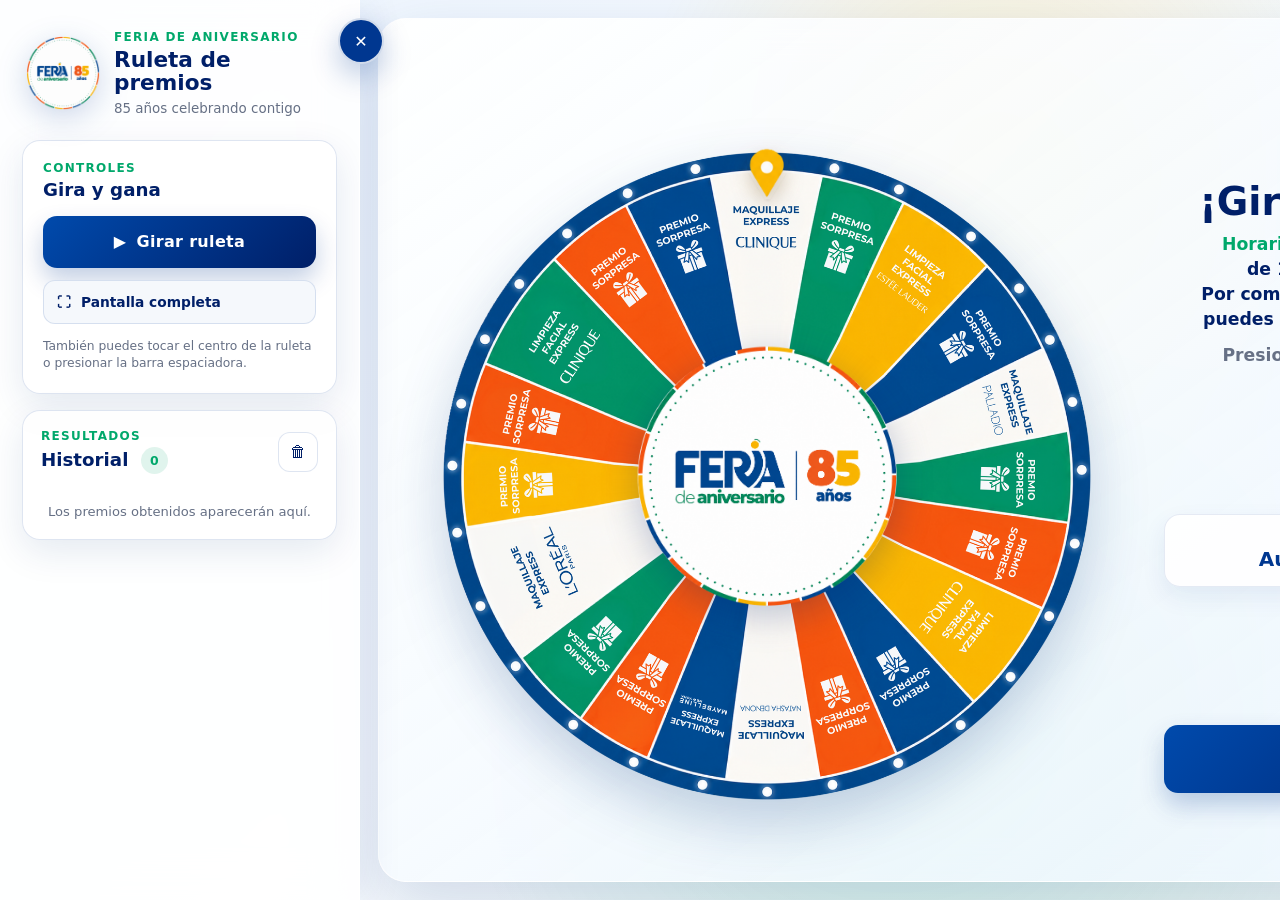
<file: index.html>
<!DOCTYPE html>
<html lang="es">
<head>
  <meta charset="UTF-8" />
  <meta name="viewport" content="width=device-width, initial-scale=1.0, viewport-fit=cover" />

  <meta
    name="description"
    content="Ruleta interactiva de premios de la Feria de Aniversario."
  />

  <title>Ruleta de Premios | Feria de Aniversario</title>

  <link rel="preload" href="assets/ruleta-premios.png" as="image" />
  <link rel="preload" href="assets/centro-ruleta.png" as="image" />
  <link rel="preload" href="assets/flecha-ruleta.png" as="image" />
  <link rel="stylesheet" href="css/styles.css" />
</head>

<body>
  <button
    id="sidebarBackdrop"
    class="sidebar-backdrop"
    type="button"
    aria-label="Cerrar panel lateral"
    tabindex="-1"
  ></button>

  <button
    id="toggleSidebarBtn"
    class="sidebar-toggle"
    type="button"
    aria-label="Ocultar panel lateral"
    aria-controls="sidebar"
    aria-expanded="true"
  >
    <span id="sidebarToggleIcon" aria-hidden="true">✕</span>
  </button>

  <div id="app" class="app">
    <aside id="sidebar" class="sidebar">
      <header class="brand">
        <img
          class="brand-logo"
          src="assets/centro-ruleta.png"
          width="1254"
          height="1254"
          alt=""
          aria-hidden="true"
        />

        <div>
          <p class="brand-kicker">Feria de aniversario</p>
          <h1>Ruleta de premios</h1>
          <p class="brand-copy">85 años celebrando contigo</p>
        </div>
      </header>

      <section class="control-card" aria-labelledby="controlsTitle">
        <div class="section-heading">
          <div>
            <p class="section-kicker">Controles</p>
            <h2 id="controlsTitle">Gira y gana</h2>
          </div>
        </div>

        <button id="sidebarSpinBtn" class="primary-button" type="button">
          <span aria-hidden="true">▶</span>
          Girar ruleta
        </button>

        <div class="control-grid">
          <button id="fullscreenBtn" class="secondary-button" type="button">
            <span id="fullscreenIcon" aria-hidden="true">⛶</span>
            <span id="fullscreenText">Pantalla completa</span>
          </button>
        </div>

        <p class="control-help">
          También puedes tocar el centro de la ruleta o presionar la barra espaciadora.
        </p>
      </section>

      <section class="history-card" aria-labelledby="historyTitle">
        <div class="history-header">
          <div>
            <p class="section-kicker">Resultados</p>
            <h2 id="historyTitle">
              Historial
              <span id="historyCount" class="history-count">0</span>
            </h2>
          </div>

          <button
            id="clearHistoryBtn"
            class="icon-button"
            type="button"
            aria-label="Limpiar historial"
            title="Limpiar historial"
          >
            🗑
          </button>
        </div>

        <ol id="historyList" class="history-list" aria-live="polite"></ol>

        <p id="emptyHistory" class="empty-history">
          Los premios obtenidos aparecerán aquí.
        </p>
      </section>
    </aside>

    <main class="main-content">
      <section class="wheel-panel" aria-labelledby="wheelTitle">
        <div class="stage-actions" aria-label="Acciones rápidas">
          <button
            id="quickFullscreenBtn"
            class="round-action"
            type="button"
            aria-label="Cambiar pantalla completa"
            title="Cambiar pantalla completa"
          >
            <span id="quickFullscreenIcon" aria-hidden="true">⛶</span>
          </button>
        </div>

        <div class="wheel-heading">
          <p class="section-kicker">Feria de aniversario</p>
          <h2 id="wheelTitle">¡Gira y gana! 🎉</h2>
          <p class="wheel-promo-info">
            <strong>Horario:</strong> De Lunes a Miércoles, de 10:00 a. m. a 12:00 m.<br />
            Por compras superiores a ₡20.000, puedes participar y girar la ruleta.
          </p>
          <p class="wheel-instruction">Presiona el centro para iniciar.</p>
        </div>

        <div class="wheel-stage">
          <div id="wheelShell" class="wheel-shell" aria-busy="false">
            <div id="bulbRing" class="bulb-ring" aria-hidden="true"></div>

            <div id="wheelRotator" class="wheel-rotator">
              <img
                id="wheelImage"
                class="wheel-image"
                src="assets/ruleta-premios.png"
                width="1254"
                height="1254"
                alt="Ruleta de premios de la Feria de Aniversario"
                draggable="false"
              />
            </div>

            <img
              id="wheelCenter"
              class="wheel-center"
              src="assets/centro-ruleta.png"
              width="1254"
              height="1254"
              alt=""
              aria-hidden="true"
              draggable="false"
            />

            <button
              id="centerSpinBtn"
              class="center-spin-button"
              type="button"
              aria-label="Girar ruleta"
              title="Girar ruleta"
            ></button>

            <img
              id="wheelPointer"
              class="wheel-pointer"
              src="assets/flecha-ruleta.png"
              width="1254"
              height="1254"
              alt=""
              aria-hidden="true"
              draggable="false"
            />
          </div>
        </div>

        <div class="result-strip" aria-live="polite" aria-atomic="true">
          <span class="result-label">Último resultado</span>
          <strong id="lastResult">Aún no se ha girado</strong>
        </div>

        <button id="mobileSpinBtn" class="mobile-spin-button" type="button">
          Girar ruleta
        </button>
      </section>
    </main>
  </div>

  <div
    id="winnerOverlay"
    class="winner-overlay"
    role="dialog"
    aria-modal="true"
    aria-labelledby="winnerTitle"
    aria-describedby="winnerDescription"
    aria-hidden="true"
    hidden
    inert
  >
    <article id="winnerCard" class="winner-card" data-tone="blue">
      <button
        id="closeWinnerBtn"
        class="winner-close"
        type="button"
        aria-label="Cerrar resultado"
      >
        ✕
      </button>

      <div class="winner-icon" aria-hidden="true">🎁</div>

      <p class="winner-kicker">¡Premio obtenido!</p>
      <h2 id="winnerTitle">Premio sorpresa</h2>

      <p id="winnerDescription" class="winner-description">
        La ruleta ha seleccionado este premio.
      </p>

      <div class="winner-actions">
        <button id="spinAgainBtn" class="winner-primary" type="button">
          Girar otra vez
        </button>

        <button id="winnerCloseButton" class="winner-secondary" type="button">
          Cerrar
        </button>
      </div>
    </article>
  </div>

  <div id="toast" class="toast" role="status" aria-live="polite"></div>

  <script src="js/app.js"></script>
</body>
</html>
</file>
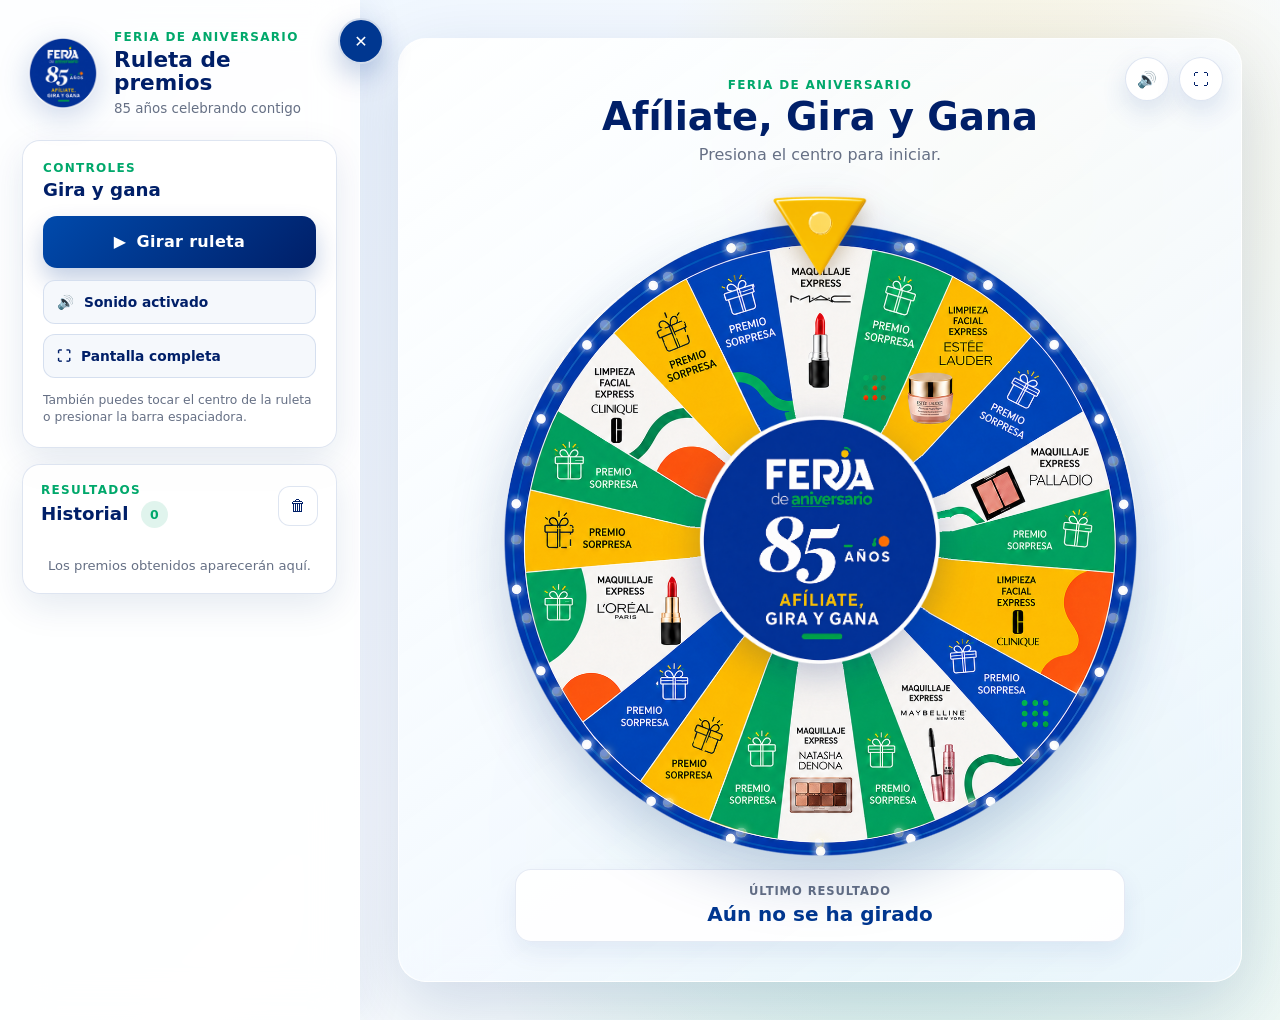
<file: ruleta-web/index.html>
<!DOCTYPE html>
<html lang="es">
<head>
  <meta charset="UTF-8" />
  <meta name="viewport" content="width=device-width, initial-scale=1.0, viewport-fit=cover" />

  <meta
    name="description"
    content="Ruleta interactiva de premios de la Feria de Aniversario."
  />

  <title>Ruleta de Premios | Feria de Aniversario</title>

  <link rel="preload" href="assets/ruleta-premios.png" as="image" />
  <link rel="preload" href="assets/centro-ruleta.png" as="image" />
  <link rel="preload" href="assets/flecha-ruleta.png" as="image" />
  <link rel="stylesheet" href="css/styles.css" />
</head>

<body>
  <canvas id="confettiCanvas" class="confetti-canvas" aria-hidden="true"></canvas>

  <button
    id="sidebarBackdrop"
    class="sidebar-backdrop"
    type="button"
    aria-label="Cerrar panel lateral"
    tabindex="-1"
  ></button>

  <button
    id="toggleSidebarBtn"
    class="sidebar-toggle"
    type="button"
    aria-label="Ocultar panel lateral"
    aria-controls="sidebar"
    aria-expanded="true"
  >
    <span id="sidebarToggleIcon" aria-hidden="true">✕</span>
  </button>

  <div id="app" class="app">
    <aside id="sidebar" class="sidebar">
      <header class="brand">
        <img
          class="brand-logo"
          src="assets/centro-ruleta.png"
          width="1254"
          height="1254"
          alt=""
          aria-hidden="true"
        />

        <div>
          <p class="brand-kicker">Feria de aniversario</p>
          <h1>Ruleta de premios</h1>
          <p class="brand-copy">85 años celebrando contigo</p>
        </div>
      </header>

      <section class="control-card" aria-labelledby="controlsTitle">
        <div class="section-heading">
          <div>
            <p class="section-kicker">Controles</p>
            <h2 id="controlsTitle">Gira y gana</h2>
          </div>
        </div>

        <button id="sidebarSpinBtn" class="primary-button" type="button">
          <span aria-hidden="true">▶</span>
          Girar ruleta
        </button>

        <div class="control-grid">
          <button id="soundBtn" class="secondary-button" type="button">
            <span id="soundIcon" aria-hidden="true">🔊</span>
            <span id="soundText">Sonido activado</span>
          </button>

          <button id="fullscreenBtn" class="secondary-button" type="button">
            <span id="fullscreenIcon" aria-hidden="true">⛶</span>
            <span id="fullscreenText">Pantalla completa</span>
          </button>
        </div>

        <p class="control-help">
          También puedes tocar el centro de la ruleta o presionar la barra espaciadora.
        </p>
      </section>

      <section class="history-card" aria-labelledby="historyTitle">
        <div class="history-header">
          <div>
            <p class="section-kicker">Resultados</p>
            <h2 id="historyTitle">
              Historial
              <span id="historyCount" class="history-count">0</span>
            </h2>
          </div>

          <button
            id="clearHistoryBtn"
            class="icon-button"
            type="button"
            aria-label="Limpiar historial"
            title="Limpiar historial"
          >
            🗑
          </button>
        </div>

        <ol id="historyList" class="history-list" aria-live="polite"></ol>

        <p id="emptyHistory" class="empty-history">
          Los premios obtenidos aparecerán aquí.
        </p>
      </section>
    </aside>

    <main class="main-content">
      <section class="wheel-panel" aria-labelledby="wheelTitle">
        <div class="stage-actions" aria-label="Acciones rápidas">
          <button
            id="quickSoundBtn"
            class="round-action"
            type="button"
            aria-label="Activar o desactivar sonido"
            title="Activar o desactivar sonido"
          >
            <span id="quickSoundIcon" aria-hidden="true">🔊</span>
          </button>

          <button
            id="quickFullscreenBtn"
            class="round-action"
            type="button"
            aria-label="Cambiar pantalla completa"
            title="Cambiar pantalla completa"
          >
            <span id="quickFullscreenIcon" aria-hidden="true">⛶</span>
          </button>
        </div>

        <div class="wheel-heading">
          <p class="section-kicker">Feria de aniversario</p>
          <h2 id="wheelTitle">Afíliate, Gira y Gana</h2>
          <p>Presiona el centro para iniciar.</p>
        </div>

        <div class="wheel-stage">
          <div id="wheelShell" class="wheel-shell" aria-busy="false">
            <div id="bulbRing" class="bulb-ring" aria-hidden="true"></div>

            <div id="wheelRotator" class="wheel-rotator">
              <img
                id="wheelImage"
                class="wheel-image"
                src="assets/ruleta-premios.png"
                width="1254"
                height="1254"
                alt="Ruleta de premios de la Feria de Aniversario"
                draggable="false"
              />
            </div>

            <img
              id="wheelCenter"
              class="wheel-center"
              src="assets/centro-ruleta.png"
              width="1254"
              height="1254"
              alt=""
              aria-hidden="true"
              draggable="false"
            />

            <button
              id="centerSpinBtn"
              class="center-spin-button"
              type="button"
              aria-label="Girar ruleta"
              title="Girar ruleta"
            ></button>

            <img
              id="wheelPointer"
              class="wheel-pointer"
              src="assets/flecha-ruleta.png"
              width="1254"
              height="1254"
              alt=""
              aria-hidden="true"
              draggable="false"
            />
          </div>
        </div>

        <div class="result-strip" aria-live="polite" aria-atomic="true">
          <span class="result-label">Último resultado</span>
          <strong id="lastResult">Aún no se ha girado</strong>
        </div>

        <button id="mobileSpinBtn" class="mobile-spin-button" type="button">
          Girar ruleta
        </button>
      </section>
    </main>
  </div>

  <div
    id="winnerOverlay"
    class="winner-overlay"
    role="dialog"
    aria-modal="true"
    aria-labelledby="winnerTitle"
    aria-describedby="winnerDescription"
    aria-hidden="true"
    hidden
    inert
  >
    <article id="winnerCard" class="winner-card" data-tone="blue">
      <button
        id="closeWinnerBtn"
        class="winner-close"
        type="button"
        aria-label="Cerrar resultado"
      >
        ✕
      </button>

      <div class="winner-icon" aria-hidden="true">🎁</div>

      <p class="winner-kicker">¡Premio obtenido!</p>
      <h2 id="winnerTitle">Premio sorpresa</h2>

      <p id="winnerDescription" class="winner-description">
        La ruleta ha seleccionado este premio.
      </p>

      <div class="winner-actions">
        <button id="spinAgainBtn" class="winner-primary" type="button">
          Girar otra vez
        </button>

        <button id="winnerCloseButton" class="winner-secondary" type="button">
          Cerrar
        </button>
      </div>
    </article>
  </div>

  <div id="toast" class="toast" role="status" aria-live="polite"></div>

  <script src="js/app.js"></script>
</body>
</html>
</file>
<file: css/styles.css>
:root {
  --blue-950: #001f68;
  --blue-900: #003790;
  --blue-800: #004aac;
  --blue-700: #075cc2;
  --green-600: #00a86b;
  --green-500: #10b876;
  --yellow-500: #ffc400;
  --yellow-400: #ffd338;
  --orange-500: #ff6418;
  --paper: #fffefa;
  --white: #ffffff;
  --ink: #111827;
  --muted: #667085;
  --line: rgba(0, 55, 144, 0.13);
  --sidebar-width: 360px;
  --radius-lg: 28px;
  --radius-md: 18px;
  --shadow-soft: 0 22px 70px rgba(0, 45, 119, 0.16);
  --shadow-card: 0 12px 36px rgba(0, 45, 119, 0.1);
}

/* =========================================================
   CONFIGURACIÓN GENERAL
========================================================= */

* {
  box-sizing: border-box;
}

html {
  color-scheme: light;
}

html,
body {
  min-width: 320px;
  min-height: 100%;
}

body {
  min-height: 100vh;
  margin: 0;
  overflow-x: hidden;

  background:
    radial-gradient(
      circle at 78% 18%,
      rgba(255, 196, 0, 0.18),
      transparent 23rem
    ),
    radial-gradient(
      circle at 70% 78%,
      rgba(0, 168, 107, 0.16),
      transparent 28rem
    ),
    linear-gradient(
      135deg,
      #edf6ff 0%,
      #f8fbff 52%,
      #eef8f5 100%
    );

  color: var(--ink);

  font-family:
    Inter,
    ui-sans-serif,
    system-ui,
    -apple-system,
    BlinkMacSystemFont,
    "Segoe UI",
    sans-serif;
}

body.modal-open,
body.mobile-menu-open {
  overflow: hidden;
}

[hidden] {
  display: none !important;
}

button,
img {
  -webkit-tap-highlight-color: transparent;
}

button {
  border: 0;
  font: inherit;
}

button:not(:disabled) {
  cursor: pointer;
}

button:focus-visible {
  outline: 4px solid rgba(255, 196, 0, 0.42);
  outline-offset: 3px;
}

img {
  display: block;
  max-width: 100%;
  user-select: none;
}

/* =========================================================
   ESTRUCTURA PRINCIPAL
========================================================= */

.app {
  min-height: 100vh;

  display: grid;
  grid-template-columns:
    var(--sidebar-width)
    minmax(0, 1fr);

  transition:
    grid-template-columns
    320ms
    ease;
}

/* =========================================================
   PANEL LATERAL
========================================================= */

.sidebar {
  position: relative;
  z-index: 60;

  min-width: 0;
  padding: 26px 22px;

  overflow-x: hidden;
  overflow-y: auto;

  border-right:
    1px solid
    rgba(255, 255, 255, 0.8);

  background:
    rgba(255, 255, 255, 0.88);

  box-shadow:
    12px 0 34px
    rgba(0, 55, 144, 0.06);

  backdrop-filter: blur(22px);

  transition:
    opacity 220ms ease,
    transform 320ms ease,
    padding 320ms ease;
}

.app.sidebar-collapsed {
  grid-template-columns:
    0
    minmax(0, 1fr);
}

.app.sidebar-collapsed .sidebar {
  padding-inline: 0;

  opacity: 0;
  pointer-events: none;

  transform: translateX(-100%);
}

/* =========================================================
   BOTÓN DEL MENÚ
========================================================= */

.sidebar-toggle {
  position: fixed;

  top: max(
    18px,
    env(safe-area-inset-top)
  );

  left:
    calc(
      var(--sidebar-width) - 22px
    );

  z-index: 90;

  width: 46px;
  height: 46px;

  display: grid;
  place-items: center;

  border:
    2px solid
    rgba(255, 255, 255, 0.82);

  border-radius: 50%;

  background:
    var(--blue-900);

  color:
    var(--white);

  box-shadow:
    0 12px 28px
    rgba(0, 55, 144, 0.25);

  transition:
    left 320ms ease,
    transform 180ms ease,
    background 180ms ease;
}

.sidebar-toggle:hover {
  background:
    var(--blue-700);

  transform:
    scale(1.05);
}

body.sidebar-is-collapsed
.sidebar-toggle {
  left: 18px;
}

.sidebar-backdrop {
  position: fixed;
  inset: 0;

  z-index: 50;

  display: none;

  background:
    rgba(0, 31, 104, 0.42);

  opacity: 0;
  pointer-events: none;

  transition:
    opacity 240ms ease;
}

/* =========================================================
   MARCA
========================================================= */

.brand {
  display: grid;

  grid-template-columns:
    74px
    minmax(0, 1fr);

  gap: 14px;

  align-items: center;

  padding:
    4px
    14px
    24px
    4px;
}

.brand-logo {
  width: 74px;
  height: 74px;

  object-fit: contain;

  filter:
    drop-shadow(
      0 8px 15px
      rgba(0, 55, 144, 0.2)
    );
}

.brand-kicker,
.section-kicker {
  margin:
    0
    0
    4px;

  color:
    var(--green-600);

  font-size:
    0.75rem;

  font-weight:
    900;

  letter-spacing:
    0.11em;

  text-transform:
    uppercase;
}

.brand h1,
.section-heading h2,
.history-header h2 {
  margin: 0;

  color:
    var(--blue-950);
}

.brand h1 {
  font-size:
    1.35rem;

  line-height:
    1.08;
}

.brand-copy {
  margin:
    6px
    0
    0;

  color:
    var(--muted);

  font-size:
    0.84rem;
}

/* =========================================================
   TARJETAS DEL PANEL
========================================================= */

.control-card,
.history-card {
  border:
    1px solid
    var(--line);

  border-radius:
    var(--radius-md);

  background:
    rgba(255, 255, 255, 0.94);

  box-shadow:
    var(--shadow-card);
}

.control-card {
  padding: 20px;
}

.section-heading {
  margin-bottom: 16px;
}

.section-heading h2,
.history-header h2 {
  font-size:
    1.14rem;
}

/* =========================================================
   BOTONES PRINCIPALES
========================================================= */

.primary-button,
.mobile-spin-button,
.winner-primary {
  width: 100%;
  min-height: 52px;

  display: inline-flex;

  align-items: center;
  justify-content: center;

  gap: 10px;

  border-radius: 14px;

  background:
    linear-gradient(
      135deg,
      var(--blue-800),
      var(--blue-950)
    );

  color:
    var(--white);

  font-weight:
    900;

  letter-spacing:
    0.02em;

  box-shadow:
    0 12px 24px
    rgba(0, 55, 144, 0.24);

  transition:
    transform 180ms ease,
    box-shadow 180ms ease,
    filter 180ms ease;
}

.primary-button:hover,
.mobile-spin-button:hover,
.winner-primary:hover {
  transform:
    translateY(-2px);

  box-shadow:
    0 16px 30px
    rgba(0, 55, 144, 0.3);

  filter:
    brightness(1.06);
}

.primary-button:disabled,
.mobile-spin-button:disabled,
.winner-primary:disabled,
.center-spin-button:disabled {
  cursor:
    not-allowed;

  opacity:
    0.58;
}

.control-grid {
  display: grid;

  grid-template-columns:
    1fr;

  gap: 10px;

  margin-top: 12px;
}

.secondary-button {
  min-height: 44px;

  display: flex;

  align-items: center;

  gap: 10px;

  padding:
    10px
    13px;

  border:
    1px solid
    var(--line);

  border-radius:
    12px;

  background:
    #f5f8fc;

  color:
    var(--blue-950);

  font-size:
    0.86rem;

  font-weight:
    800;

  transition:
    background 180ms ease,
    transform 180ms ease;
}

.secondary-button:hover {
  background:
    #eaf2fb;

  transform:
    translateY(-1px);
}

.control-help {
  margin:
    14px
    0
    0;

  color:
    var(--muted);

  font-size:
    0.77rem;

  line-height:
    1.45;
}

/* =========================================================
   HISTORIAL
========================================================= */

.history-card {
  margin-top: 16px;

  padding: 18px;
}

.history-header {
  display: flex;

  align-items: center;
  justify-content:
    space-between;

  gap: 12px;

  margin-bottom: 14px;
}

.history-count {
  display: inline-grid;

  min-width: 27px;
  height: 27px;

  place-items: center;

  margin-left: 6px;

  padding-inline: 7px;

  border-radius: 999px;

  background:
    rgba(0, 168, 107, 0.12);

  color:
    var(--green-600);

  font-size:
    0.78rem;

  vertical-align:
    middle;
}

.icon-button,
.round-action {
  display: grid;
  place-items: center;

  border:
    1px solid
    var(--line);

  background:
    var(--white);

  color:
    var(--blue-950);

  transition:
    transform 180ms ease,
    background 180ms ease;
}

.icon-button {
  width: 40px;
  height: 40px;

  border-radius:
    12px;
}

.icon-button:hover,
.round-action:hover {
  background:
    #edf4fc;

  transform:
    scale(1.05);
}

.history-list {
  max-height:
    min(
      300px,
      32vh
    );

  margin: 0;
  padding: 0;

  overflow-y: auto;

  list-style: none;

  scrollbar-width:
    thin;
}

.history-item {
  display: grid;

  grid-template-columns:
    34px
    minmax(0, 1fr)
    auto;

  gap: 10px;

  align-items: center;

  padding:
    11px
    4px;

  border-top:
    1px solid
    rgba(0, 55, 144, 0.08);
}

.history-item:first-child {
  border-top: 0;
}

.history-position {
  width: 32px;
  height: 32px;

  display: grid;
  place-items: center;

  border-radius:
    10px;

  background:
    rgba(0, 55, 144, 0.08);

  color:
    var(--blue-900);

  font-size:
    0.78rem;

  font-weight:
    900;
}

.history-prize {
  min-width: 0;
}

.history-prize strong {
  display: block;

  overflow: hidden;

  color:
    var(--blue-950);

  font-size:
    0.84rem;

  text-overflow:
    ellipsis;

  white-space:
    nowrap;
}

.history-prize span,
.history-time {
  color:
    var(--muted);

  font-size:
    0.7rem;
}

.empty-history {
  margin:
    16px
    2px
    2px;

  color:
    var(--muted);

  font-size:
    0.82rem;

  text-align:
    center;
}

/* =========================================================
   CONTENIDO PRINCIPAL
========================================================= */

.main-content {
  position: relative;

  min-width: 0;
  min-height: 100vh;

  display: grid;
  place-items: center;

  padding:
    clamp(
      18px,
      3vw,
      42px
    );
}

.wheel-panel {
  position: relative;

  width:
    min(
      100%,
      1050px
    );

  min-height: 0;

  display: flex;

  flex-direction:
    column;

  align-items:
    center;

  justify-content:
    center;

  padding:
    clamp(
      22px,
      3vw,
      42px
    );

  border:
    1px solid
    rgba(255, 255, 255, 0.82);

  border-radius:
    var(--radius-lg);

  background:
    linear-gradient(
      145deg,
      rgba(255, 255, 255, 0.92),
      rgba(235, 245, 255, 0.78)
    );

  box-shadow:
    var(--shadow-soft);

  backdrop-filter:
    blur(18px);
}

/* =========================================================
   BOTONES SUPERIORES
========================================================= */

.stage-actions {
  position: absolute;

  top: 18px;
  right: 18px;

  z-index: 20;

  display: flex;

  gap: 10px;
}

.round-action {
  width: 44px;
  height: 44px;

  border-radius: 50%;

  box-shadow:
    0 10px 26px
    rgba(0, 55, 144, 0.14);

  backdrop-filter:
    blur(10px);
}

/* =========================================================
   ENCABEZADO
========================================================= */

.wheel-heading {
  position: relative;

  z-index: 8;

  width:
    min(
      100%,
      700px
    );

  margin-bottom: 0;

  padding-inline:
    76px;

  text-align:
    center;
}

.wheel-heading h2 {
  margin: 0;

  color:
    var(--blue-950);

  font-size:
    clamp(
      1.6rem,
      3vw,
      2.45rem
    );

  line-height:
    1.08;

  text-wrap:
    balance;
}

.wheel-heading > p:last-child {
  margin:
    8px
    0
    0;

  color:
    var(--muted);
}


.wheel-promo-info {
  margin:
    10px
    auto
    0;

  max-width:
    62ch;

  color:
    var(--blue-950);

  font-size:
    clamp(
      0.88rem,
      1.55vw,
      1.08rem
    );

  font-weight:
    700;

  line-height:
    1.45;

  text-wrap:
    balance;
}

.wheel-promo-info strong {
  color:
    var(--green-600);

  font-weight:
    900;
}

.wheel-instruction {
  margin:
    7px
    0
    0;

  color:
    var(--muted);

  font-size:
    0.92rem;

  font-weight:
    700;
}

/* =========================================================
   ZONA DE LA RULETA
========================================================= */

.wheel-stage {
  width: 100%;

  display: grid;

  place-items:
    center;

  padding-top:
    clamp(
      32px,
      5vw,
      58px
    );
}

.wheel-shell {
  position: relative;

  width:
    min(
      720px,
      100%,
      calc(100vh - 265px)
    );

  min-width:
    280px;

  aspect-ratio:
    1 / 1;

  isolation:
    isolate;

  filter:
    drop-shadow(
      0 24px 28px
      rgba(0, 45, 119, 0.21)
    );
}

.wheel-rotator,
.wheel-image {
  width: 100%;
  height: 100%;
}

.wheel-rotator {
  position: absolute;
  inset: 0;

  z-index: 1;

  will-change:
    transform;
}

.wheel-image {
  object-fit:
    contain;

  image-rendering:
    auto;
}

.wheel-center {
  position: absolute;

  top: 50%;
  left: 50%;

  z-index: 5;

  width: 41%;
  height: auto;

  transform:
    translate(
      -50%,
      -50%
    );

  filter:
    drop-shadow(
      0 10px 18px
      rgba(0, 31, 104, 0.24)
    );

  pointer-events:
    none;
}

.center-spin-button {
  position: absolute;

  top: 50%;
  left: 50%;

  z-index: 6;

  width: 36%;

  aspect-ratio:
    1 / 1;

  border-radius:
    50%;

  background:
    transparent;

  transform:
    translate(
      -50%,
      -50%
    );
}

.center-spin-button::after {
  position: absolute;
  inset: 4%;

  border:
    3px solid
    transparent;

  border-radius:
    inherit;

  content: "";

  transition:
    border-color 180ms ease,
    box-shadow 180ms ease,
    transform 180ms ease;
}

.center-spin-button:hover::after,
.center-spin-button:focus-visible::after {
  border-color:
    rgba(255, 196, 0, 0.72);

  box-shadow:
    0 0 0 7px
    rgba(255, 196, 0, 0.11),

    0 0 28px
    rgba(255, 196, 0, 0.38);

  transform:
    scale(1.025);
}

.wheel-pointer {
  position: absolute;

  top: -4.5%;
  left: 50%;

  z-index: 10;

  width: 15.5%;
  height: auto;

  transform:
    translateX(-50%);

  transform-origin:
    50% 20%;

  filter:
    drop-shadow(
      0 10px 10px
      rgba(104, 61, 0, 0.27)
    );

  pointer-events:
    none;
}


/* =========================================================
   RESULTADO
========================================================= */

.result-strip {
  width:
    min(
      100%,
      610px
    );

  display: grid;

  gap: 4px;

  margin-top:
    12px;

  padding:
    14px
    20px;

  border:
    1px solid
    rgba(0, 55, 144, 0.1);

  border-radius:
    16px;

  background:
    rgba(255, 255, 255, 0.92);

  box-shadow:
    0 10px 24px
    rgba(0, 55, 144, 0.08);

  text-align:
    center;
}

.result-label {
  color:
    var(--muted);

  font-size:
    0.72rem;

  font-weight:
    800;

  letter-spacing:
    0.08em;

  text-transform:
    uppercase;
}

.result-strip strong {
  color:
    var(--blue-900);

  font-size:
    clamp(
      1rem,
      2vw,
      1.25rem
    );

  line-height:
    1.25;

  overflow-wrap:
    anywhere;

  hyphens:
    auto;
}

.mobile-spin-button {
  display: none;

  width:
    min(
      100%,
      420px
    );

  margin-top:
    14px;
}

/* =========================================================
   MODAL DEL PREMIO
========================================================= */

.winner-overlay {
  position: fixed;
  inset: 0;

  z-index: 100;

  display: grid;

  place-items:
    center;

  padding: 20px;

  background:
    rgba(0, 24, 75, 0.66);

  backdrop-filter:
    blur(12px);

  opacity: 0;
  pointer-events: none;

  transition:
    opacity 260ms ease;
}

.winner-overlay.is-visible {
  opacity: 1;
  pointer-events: auto;
}

.winner-card {
  position: relative;

  width:
    min(
      100%,
      520px
    );

  max-height:
    min(
      90vh,
      720px
    );

  overflow: auto;

  padding:
    44px
    34px
    34px;

  border:
    2px solid
    rgba(255, 255, 255, 0.82);

  border-radius:
    30px;

  background:
    radial-gradient(
      circle at 50% 0%,
      rgba(255, 255, 255, 0.26),
      transparent 16rem
    ),
    linear-gradient(
      145deg,
      var(--blue-800),
      var(--blue-950)
    );

  color:
    var(--white);

  box-shadow:
    0 34px 90px
    rgba(0, 14, 58, 0.42);

  text-align:
    center;

  transform:
    translateY(24px)
    scale(0.92);

  transition:
    transform
    360ms
    cubic-bezier(
      0.18,
      0.89,
      0.32,
      1.28
    );
}

.winner-overlay.is-visible
.winner-card {
  transform:
    translateY(0)
    scale(1);
}

.winner-card[data-tone="green"] {
  background:
    radial-gradient(
      circle at 50% 0%,
      rgba(255, 255, 255, 0.25),
      transparent 16rem
    ),
    linear-gradient(
      145deg,
      #11b779,
      #007d50
    );
}

.winner-card[data-tone="yellow"] {
  background:
    radial-gradient(
      circle at 50% 0%,
      rgba(255, 255, 255, 0.45),
      transparent 16rem
    ),
    linear-gradient(
      145deg,
      #ffd642,
      #f2a900
    );

  color:
    #17233e;
}

.winner-card[data-tone="white"] {
  background:
    radial-gradient(
      circle at 50% 0%,
      rgba(0, 168, 107, 0.12),
      transparent 16rem
    ),
    linear-gradient(
      145deg,
      #ffffff,
      #edf4fb
    );

  color:
    var(--blue-950);
}

.winner-close {
  position: absolute;

  top: 16px;
  right: 16px;

  width: 42px;
  height: 42px;

  border-radius:
    50%;

  background:
    rgba(255, 255, 255, 0.16);

  color:
    currentColor;

  font-weight:
    900;
}

.winner-icon {
  width: 92px;
  height: 92px;

  display: grid;

  place-items:
    center;

  margin:
    0
    auto
    18px;

  border:
    2px solid
    rgba(255, 255, 255, 0.56);

  border-radius:
    50%;

  background:
    rgba(255, 255, 255, 0.16);

  box-shadow:
    0 16px 34px
    rgba(0, 0, 0, 0.16);

  font-size:
    2.8rem;

  animation:
    prizeFloat
    1.5s
    ease-in-out
    infinite;
}

.winner-kicker {
  margin:
    0
    0
    8px;

  color:
    var(--yellow-400);

  font-size:
    0.86rem;

  font-weight:
    950;

  letter-spacing:
    0.13em;

  text-transform:
    uppercase;
}

.winner-card[data-tone="yellow"]
.winner-kicker,
.winner-card[data-tone="white"]
.winner-kicker {
  color:
    var(--green-600);
}

.winner-card h2 {
  margin: 0;

  font-size:
    clamp(
      1.8rem,
      5vw,
      3rem
    );

  line-height:
    1.08;

  overflow-wrap:
    anywhere;

  hyphens:
    auto;

  text-wrap:
    balance;
}

.winner-description {
  margin:
    16px
    auto
    26px;

  max-width:
    36ch;

  color:
    rgba(255, 255, 255, 0.82);

  line-height:
    1.55;
}

.winner-card[data-tone="yellow"]
.winner-description,
.winner-card[data-tone="white"]
.winner-description {
  color:
    rgba(17, 24, 39, 0.68);
}

.winner-actions {
  display: grid;

  grid-template-columns:
    1fr
    1fr;

  gap: 12px;
}

.winner-primary,
.winner-secondary {
  min-height:
    50px;

  border-radius:
    14px;

  font-weight:
    900;
}

.winner-primary {
  background:
    var(--yellow-500);

  color:
    var(--blue-950);

  box-shadow:
    0 12px 28px
    rgba(255, 196, 0, 0.24);
}

.winner-secondary {
  border:
    1px solid
    rgba(255, 255, 255, 0.38);

  background:
    rgba(255, 255, 255, 0.14);

  color:
    currentColor;
}

.winner-card[data-tone="yellow"]
.winner-secondary,
.winner-card[data-tone="white"]
.winner-secondary {
  border-color:
    rgba(0, 55, 144, 0.16);

  background:
    rgba(0, 55, 144, 0.08);
}

/* =========================================================
   MENSAJES
========================================================= */

.toast {
  position: fixed;

  right:
    max(
      22px,
      env(safe-area-inset-right)
    );

  bottom:
    max(
      22px,
      env(safe-area-inset-bottom)
    );

  z-index: 130;

  max-width:
    min(
      90vw,
      420px
    );

  padding:
    13px
    18px;

  border-radius:
    12px;

  background:
    var(--blue-950);

  color:
    var(--white);

  box-shadow:
    0 16px 36px
    rgba(0, 31, 104, 0.26);

  font-size:
    0.88rem;

  font-weight:
    800;

  opacity: 0;
  pointer-events: none;

  transform:
    translateY(12px);

  transition:
    opacity 180ms ease,
    transform 180ms ease;
}

.toast.is-visible {
  opacity: 1;

  transform:
    translateY(0);
}

/* =========================================================
   ANIMACIONES
========================================================= */

@keyframes prizeFloat {
  0%,
  100% {
    transform:
      translateY(0)
      rotate(-3deg);
  }

  50% {
    transform:
      translateY(-7px)
      rotate(3deg);
  }
}

/* =========================================================
   TABLET Y PANTALLAS MEDIANAS
========================================================= */

@media (max-width: 1100px) {
  :root {
    --sidebar-width:
      320px;
  }

  .wheel-shell {
    width:
      min(
        680px,
        100%,
        calc(100vh - 255px)
      );
  }
}

/* =========================================================
   MÓVILES
========================================================= */

@media (max-width: 820px) {
  .app,
  .app.sidebar-collapsed {
    grid-template-columns:
      1fr;
  }

  .sidebar {
    position:
      fixed;

    inset:
      0
      auto
      0
      0;

    width:
      min(
        88vw,
        360px
      );

    padding-top:
      max(
        78px,
        calc(
          env(safe-area-inset-top) + 68px
        )
      );

    transform:
      translateX(0);
  }

  .app.sidebar-collapsed
  .sidebar {
    width:
      min(
        88vw,
        360px
      );

    padding-inline:
      22px;

    opacity:
      1;

    transform:
      translateX(-105%);
  }

  .sidebar-toggle,
  body.sidebar-is-collapsed
  .sidebar-toggle {
    left:
      16px;
  }

  .sidebar-backdrop {
    display:
      block;
  }

  body.mobile-menu-open
  .sidebar-backdrop {
    opacity:
      1;

    pointer-events:
      auto;
  }

  .main-content {
    padding:
      max(
        76px,
        calc(
          env(safe-area-inset-top) + 66px
        )
      )
      14px
      max(
        18px,
        env(safe-area-inset-bottom)
      );
  }

  .wheel-panel {
    width:
      100%;

    padding:
      22px
      12px
      20px;
  }

  .stage-actions {
    top:
      14px;

    right:
      14px;
  }

  .wheel-heading {
    padding-inline:
      74px;
  }

  .wheel-stage {
    padding-top:
      clamp(
        30px,
        7vw,
        50px
      );
  }

  .wheel-shell {
    width:
      min(
        620px,
        calc(100vw - 44px),
        calc(100vh - 260px)
      );

    min-width:
      260px;
  }

  .mobile-spin-button {
    display:
      inline-flex;
  }
}

@media (max-width: 560px) {
  .main-content {
    padding-inline:
      8px;
  }

  .wheel-panel {
    padding-inline:
      9px;

    border-radius:
      22px;
  }

  .stage-actions {
    gap:
      6px;
  }

  .round-action {
    width:
      40px;

    height:
      40px;
  }

  .wheel-heading {
    padding-inline:
      58px;
  }

  .wheel-heading
  .section-kicker {
    max-width:
      calc(100% - 92px);

    margin-inline:
      auto;
  }

  .wheel-heading h2 {
    font-size:
      clamp(
        1.35rem,
        7vw,
        1.8rem
      );
  }

  .wheel-heading
  > p:last-child {
    display:
      none;
  }

  .wheel-stage {
    padding-top:
      clamp(
        28px,
        8vw,
        44px
      );
  }

  .wheel-shell {
    width:
      min(
        calc(100vw - 26px),
        calc(100vh - 245px),
        560px
      );

    min-width:
      250px;
  }

  .wheel-center {
    width:
      40%;
  }

  .result-strip {
    margin-top:
      8px;

    padding:
      11px
      14px;
  }

  .result-strip strong {
    font-size:
      0.95rem;
  }

  .winner-card {
    padding:
      42px
      22px
      24px;

    border-radius:
      24px;
  }

  .winner-card h2 {
    font-size:
      clamp(
        1.55rem,
        7vw,
        2.2rem
      );
  }

  .winner-actions {
    grid-template-columns:
      1fr;
  }
}

@media (max-width: 380px) {
  .wheel-heading {
    padding-inline:
      42px;
  }

  .stage-actions {
    top:
      10px;

    right:
      10px;
  }

  .round-action {
    width:
      36px;

    height:
      36px;
  }

  .wheel-shell {
    min-width:
      230px;
  }
}

/* =========================================================
   PANTALLAS HORIZONTALES CON POCA ALTURA
========================================================= */

@media
  (max-height: 680px)
  and
  (orientation: landscape) {

  .main-content {
    padding-block:
      10px;
  }

  .wheel-panel {
    width:
      min(
        100%,
        980px
      );

    padding:
      10px
      18px;
  }

  .wheel-heading
  .section-kicker,
  .wheel-heading
  > p:last-child {
    display:
      none;
  }

  .wheel-heading h2 {
    font-size:
      clamp(
        1.2rem,
        3.6vh,
        1.75rem
      );
  }

  .wheel-stage {
    padding-top:
      24px;
  }

  .wheel-shell {
    width:
      min(
        64vh,
        56vw,
        500px
      );

    min-width:
      230px;
  }

  .result-strip {
    width:
      min(
        100%,
        520px
      );

    margin-top:
      3px;

    padding:
      7px
      12px;
  }

  .result-label {
    display:
      none;
  }

  .mobile-spin-button {
    min-height:
      42px;

    margin-top:
      6px;
  }
}

/* =========================================================
   PANTALLAS HORIZONTALES GRANDES
========================================================= */

@media
  (orientation: landscape)
  and
  (min-width: 1100px)
  and
  (min-height: 700px) {

  .main-content {
    padding:
      18px;
  }

  .wheel-panel {
    width:
      calc(100vw - 36px);

    max-width:
      1500px;

    min-height:
      calc(100vh - 36px);

    display:
      grid;

    grid-template-columns:
      minmax(580px, 1.25fr)
      minmax(340px, 0.75fr);

    grid-template-rows:
      auto
      auto
      auto;

    column-gap:
      clamp(
        28px,
        4vw,
        70px
      );

    align-items:
      center;

    padding:
      28px
      42px;
  }

  .wheel-stage {
    grid-column:
      1;

    grid-row:
      1 / 4;

    width:
      100%;

    padding-top:
      52px;
  }

  .wheel-shell {
    width:
      min(
        72vh,
        760px
      );

    min-width:
      540px;
  }

  .wheel-heading {
    grid-column:
      2;

    grid-row:
      1;

    width:
      100%;

    padding:
      56px
      0
      0;
  }

  .wheel-heading h2 {
    font-size:
      clamp(
        2.2rem,
        3vw,
        3.5rem
      );
  }

  .wheel-heading
  > p:last-child {
    margin-top:
      12px;

    font-size:
      1.08rem;
  }

  .result-strip {
    grid-column:
      2;

    grid-row:
      2;

    width:
      100%;

    margin-top:
      30px;
  }

  .mobile-spin-button {
    grid-column:
      2;

    grid-row:
      3;

    display:
      inline-flex;

    width:
      100%;

    min-height:
      68px;

    margin-top:
      18px;

    font-size:
      1.25rem;
  }
}

/* =========================================================
   DISEÑO VERTICAL PRIORITARIO
   Compatible con 1080 × 1920 y resoluciones CSS escaladas
========================================================= */

@media
  (orientation: portrait)
  and
  (min-width: 400px)
  and
  (min-height: 700px) {

  /*
    El panel deja de reservar ancho.
    Se transforma en menú flotante.
  */

  .app,
  .app.sidebar-collapsed {
    display:
      block;

    width:
      100%;

    min-height:
      100vh;
  }

  .sidebar {
    position:
      fixed;

    inset:
      0
      auto
      0
      0;

    z-index:
      80;

    width:
      min(
        82vw,
        430px
      );

    padding:
      96px
      24px
      30px;

    opacity:
      1;

    transform:
      translateX(0);
  }

  .app.sidebar-collapsed
  .sidebar {
    width:
      min(
        82vw,
        430px
      );

    padding-inline:
      24px;

    opacity:
      1;

    pointer-events:
      none;

    transform:
      translateX(-105%);
  }

  .sidebar-toggle,
  body.sidebar-is-collapsed
  .sidebar-toggle {
    top:
      18px;

    left:
      18px;

    width:
      clamp(
        46px,
        5.5vw,
        62px
      );

    height:
      clamp(
        46px,
        5.5vw,
        62px
      );

    font-size:
      clamp(
        1rem,
        2vw,
        1.3rem
      );
  }

  .sidebar-backdrop {
    display:
      block;
  }

  body.mobile-menu-open
  .sidebar-backdrop {
    opacity:
      1;

    pointer-events:
      auto;
  }

  /*
    El contenido utiliza toda la pantalla.
  */

  .main-content {
    width:
      100%;

    min-height:
      100vh;

    padding:
      0;

    display:
      flex;

    align-items:
      flex-start;

    justify-content:
      center;
  }

  /*
    Se elimina el aspecto de tarjeta pequeña.
  */

  .wheel-panel {
    width:
      100vw;

    max-width:
      none;

    min-height:
      100vh;

    padding:
      clamp(
        18px,
        2.5vw,
        30px
      )
      clamp(
        10px,
        2vw,
        20px
      )
      clamp(
        28px,
        3vw,
        42px
      );

    display:
      flex;

    flex-direction:
      column;

    align-items:
      center;

    justify-content:
      flex-start;

    border:
      0;

    border-radius:
      0;

    box-shadow:
      none;

    background:
      linear-gradient(
        145deg,
        rgba(255, 255, 255, 0.96),
        rgba(235, 245, 255, 0.9)
      );
  }

  /*
    Acciones superiores.
  */

  .stage-actions {
    top:
      clamp(
        18px,
        2.5vw,
        28px
      );

    right:
      clamp(
        18px,
        2.5vw,
        28px
      );

    gap:
      clamp(
        8px,
        1.2vw,
        14px
      );
  }

  .round-action {
    width:
      clamp(
        46px,
        5.5vw,
        62px
      );

    height:
      clamp(
        46px,
        5.5vw,
        62px
      );

    font-size:
      clamp(
        1rem,
        2vw,
        1.3rem
      );
  }

  /*
    Encabezado compacto.
  */

  .wheel-heading {
    width:
      100%;

    max-width:
      900px;

    margin:
      clamp(
        24px,
        4vw,
        42px
      )
      0
      0;

    padding-inline:
      clamp(
        65px,
        11vw,
        130px
      );

    text-align:
      center;
  }

  .wheel-heading
  .section-kicker {
    margin-bottom:
      clamp(
        4px,
        0.7vw,
        8px
      );

    font-size:
      clamp(
        0.72rem,
        1.5vw,
        1.05rem
      );
  }

  .wheel-heading h2 {
    margin:
      0;

    font-size:
      clamp(
        2rem,
        5vw,
        3.4rem
      );

    line-height:
      1.02;
  }

  .wheel-heading
  > p:last-child {
    display:
      block;

    margin:
      clamp(
        7px,
        1vw,
        12px
      )
      0
      0;

    font-size:
      clamp(
        0.92rem,
        2vw,
        1.3rem
      );
  }

  /*
    Únicamente se deja espacio para la flecha.
  */

  .wheel-stage {
    width:
      100%;

    padding-top:
      clamp(
        44px,
        6vw,
        64px
      );

    display:
      grid;

    place-items:
      center;
  }

  /*
    La ruleta usa prácticamente todo el ancho.
    En 1080 px alcanza aproximadamente 1020 px.
  */

  .wheel-shell {
    width:
      calc(100vw - 24px) !important;

    height:
      calc(100vw - 24px) !important;

    max-width:
      1020px !important;

    max-height:
      1020px !important;

    min-width:
      0 !important;

    margin:
      0
      auto !important;

    flex:
      0
      0
      auto !important;

    aspect-ratio:
      1 / 1;
  }

  .wheel-rotator,
  .wheel-image {
    width:
      100% !important;

    height:
      100% !important;
  }

  .wheel-image {
    object-fit:
      contain;
  }

  .wheel-center {
    width:
      40.5% !important;
  }

  .center-spin-button {
    width:
      36% !important;
  }

  .wheel-pointer {
    top:
      -5% !important;

    width:
      15% !important;
  }

  /*
    Resultado cerca de la ruleta.
  */

  .result-strip {
    width:
      calc(100vw - 60px) !important;

    max-width:
      920px !important;

    margin-top:
      clamp(
        14px,
        2vw,
        22px
      ) !important;

    padding:
      clamp(
        15px,
        2vw,
        22px
      )
      clamp(
        18px,
        2.5vw,
        28px
      ) !important;

    border-radius:
      clamp(
        16px,
        2vw,
        22px
      );
  }

  .result-label {
    font-size:
      clamp(
        0.75rem,
        1.5vw,
        1rem
      );
  }

  .result-strip strong {
    font-size:
      clamp(
        1.05rem,
        2.5vw,
        1.65rem
      );

    line-height:
      1.2;
  }

  /*
    Botón táctil grande.
  */

  .mobile-spin-button {
    display:
      inline-flex !important;

    width:
      calc(100vw - 100px) !important;

    max-width:
      860px !important;

    min-height:
      clamp(
        58px,
        7vw,
        82px
      ) !important;

    margin-top:
      clamp(
        12px,
        2vw,
        20px
      ) !important;

    border-radius:
      clamp(
        15px,
        2vw,
        22px
      );

    font-size:
      clamp(
        1.05rem,
        2.5vw,
        1.5rem
      );
  }

  /*
    Modal adaptado a vertical.
  */

  .winner-card {
    width:
      min(
        88vw,
        700px
      );

    padding:
      clamp(
        48px,
        6vw,
        62px
      )
      clamp(
        26px,
        5vw,
        46px
      )
      clamp(
        30px,
        5vw,
        46px
      );
  }

  .winner-card h2 {
    font-size:
      clamp(
        2rem,
        5vw,
        3.8rem
      );
  }

  .winner-description {
    font-size:
      clamp(
        1rem,
        2vw,
        1.22rem
      );
  }

  .winner-primary,
  .winner-secondary {
    min-height:
      clamp(
        54px,
        6vw,
        68px
      );

    font-size:
      clamp(
        1rem,
        2vw,
        1.15rem
      );
  }
}

/* =========================================================
   PANTALLA COMPLETA EN VERTICAL
========================================================= */

@media
  (orientation: portrait)
  and
  (min-width: 400px)
  and
  (min-height: 700px) {

  :fullscreen
  .main-content,
  :-webkit-full-screen
  .main-content {
    padding:
      0;
  }

  :fullscreen
  .wheel-panel,
  :-webkit-full-screen
  .wheel-panel {
    width:
      100vw;

    min-height:
      100vh;

    border:
      0;

    border-radius:
      0;

    box-shadow:
      none;
  }

  :fullscreen
  .wheel-shell,
  :-webkit-full-screen
  .wheel-shell {
    width:
      calc(100vw - 16px) !important;

    height:
      calc(100vw - 16px) !important;

    max-width:
      1040px !important;

    max-height:
      1040px !important;
  }
}

/* =========================================================
   MOVIMIENTO REDUCIDO
========================================================= */

@media (prefers-reduced-motion: reduce) {
  *,
  *::before,
  *::after {
    scroll-behavior:
      auto !important;

    animation-duration:
      0.001ms !important;

    animation-iteration-count:
      1 !important;

    transition-duration:
      0.001ms !important;
  }
}
</file>
<file: ruleta-web/css/styles.css>
:root {
  --blue-950: #001f68;
  --blue-900: #003790;
  --blue-800: #004aac;
  --blue-700: #075cc2;
  --green-600: #00a86b;
  --green-500: #10b876;
  --yellow-500: #ffc400;
  --yellow-400: #ffd338;
  --orange-500: #ff6418;
  --paper: #fffefa;
  --white: #ffffff;
  --ink: #111827;
  --muted: #667085;
  --line: rgba(0, 55, 144, 0.13);
  --sidebar-width: 360px;
  --radius-lg: 28px;
  --radius-md: 18px;
  --shadow-soft: 0 22px 70px rgba(0, 45, 119, 0.16);
  --shadow-card: 0 12px 36px rgba(0, 45, 119, 0.1);
}

* {
  box-sizing: border-box;
}

html {
  color-scheme: light;
}

html,
body {
  min-width: 320px;
  min-height: 100%;
}

body {
  min-height: 100vh;
  min-height: 100dvh;
  margin: 0;
  overflow-x: hidden;
  background:
    radial-gradient(circle at 78% 18%, rgba(255, 196, 0, 0.18), transparent 23rem),
    radial-gradient(circle at 70% 78%, rgba(0, 168, 107, 0.16), transparent 28rem),
    linear-gradient(135deg, #edf6ff 0%, #f8fbff 52%, #eef8f5 100%);
  color: var(--ink);
  font-family:
    Inter, ui-sans-serif, system-ui, -apple-system, BlinkMacSystemFont, "Segoe UI",
    sans-serif;
}

body.modal-open,
body.mobile-menu-open {
  overflow: hidden;
}

[hidden] {
  display: none !important;
}

button,
img {
  -webkit-tap-highlight-color: transparent;
}

button {
  border: 0;
  font: inherit;
}

button:not(:disabled) {
  cursor: pointer;
}

button:focus-visible {
  outline: 4px solid rgba(255, 196, 0, 0.42);
  outline-offset: 3px;
}

img {
  display: block;
  max-width: 100%;
  user-select: none;
}

.app {
  min-height: 100vh;
  min-height: 100dvh;
  display: grid;
  grid-template-columns: var(--sidebar-width) minmax(0, 1fr);
  transition: grid-template-columns 320ms ease;
}

.sidebar {
  position: relative;
  z-index: 60;
  min-width: 0;
  padding: 26px 22px;
  overflow-x: hidden;
  overflow-y: auto;
  border-right: 1px solid rgba(255, 255, 255, 0.8);
  background: rgba(255, 255, 255, 0.88);
  box-shadow: 12px 0 34px rgba(0, 55, 144, 0.06);
  backdrop-filter: blur(22px);
  transition:
    opacity 220ms ease,
    transform 320ms ease,
    padding 320ms ease;
}

.app.sidebar-collapsed {
  grid-template-columns: 0 minmax(0, 1fr);
}

.app.sidebar-collapsed .sidebar {
  padding-inline: 0;
  opacity: 0;
  pointer-events: none;
  transform: translateX(-100%);
}

.sidebar-toggle {
  position: fixed;
  top: max(18px, env(safe-area-inset-top));
  left: calc(var(--sidebar-width) - 22px);
  z-index: 90;
  width: 46px;
  height: 46px;
  display: grid;
  place-items: center;
  border: 2px solid rgba(255, 255, 255, 0.82);
  border-radius: 50%;
  background: var(--blue-900);
  color: var(--white);
  box-shadow: 0 12px 28px rgba(0, 55, 144, 0.25);
  transition:
    left 320ms ease,
    transform 180ms ease,
    background 180ms ease;
}

.sidebar-toggle:hover {
  background: var(--blue-700);
  transform: scale(1.05);
}

body.sidebar-is-collapsed .sidebar-toggle {
  left: 18px;
}

.sidebar-backdrop {
  position: fixed;
  inset: 0;
  z-index: 50;
  display: none;
  background: rgba(0, 31, 104, 0.42);
  opacity: 0;
  pointer-events: none;
  transition: opacity 240ms ease;
}

.brand {
  display: grid;
  grid-template-columns: 74px minmax(0, 1fr);
  gap: 14px;
  align-items: center;
  padding: 4px 14px 24px 4px;
}

.brand-logo {
  width: 74px;
  height: 74px;
  object-fit: contain;
  filter: drop-shadow(0 8px 15px rgba(0, 55, 144, 0.2));
}

.brand-kicker,
.section-kicker {
  margin: 0 0 4px;
  color: var(--green-600);
  font-size: 0.75rem;
  font-weight: 900;
  letter-spacing: 0.11em;
  text-transform: uppercase;
}

.brand h1,
.section-heading h2,
.history-header h2 {
  margin: 0;
  color: var(--blue-950);
}

.brand h1 {
  font-size: 1.35rem;
  line-height: 1.08;
}

.brand-copy {
  margin: 6px 0 0;
  color: var(--muted);
  font-size: 0.84rem;
}

.control-card,
.history-card {
  border: 1px solid var(--line);
  border-radius: var(--radius-md);
  background: rgba(255, 255, 255, 0.94);
  box-shadow: var(--shadow-card);
}

.control-card {
  padding: 20px;
}

.section-heading {
  margin-bottom: 16px;
}

.section-heading h2,
.history-header h2 {
  font-size: 1.14rem;
}

.primary-button,
.mobile-spin-button,
.winner-primary {
  width: 100%;
  min-height: 52px;
  display: inline-flex;
  align-items: center;
  justify-content: center;
  gap: 10px;
  border-radius: 14px;
  background: linear-gradient(135deg, var(--blue-800), var(--blue-950));
  color: var(--white);
  font-weight: 900;
  letter-spacing: 0.02em;
  box-shadow: 0 12px 24px rgba(0, 55, 144, 0.24);
  transition:
    transform 180ms ease,
    box-shadow 180ms ease,
    filter 180ms ease;
}

.primary-button:hover,
.mobile-spin-button:hover,
.winner-primary:hover {
  transform: translateY(-2px);
  box-shadow: 0 16px 30px rgba(0, 55, 144, 0.3);
  filter: brightness(1.06);
}

.primary-button:disabled,
.mobile-spin-button:disabled,
.winner-primary:disabled,
.center-spin-button:disabled {
  cursor: not-allowed;
  opacity: 0.58;
}

.control-grid {
  display: grid;
  grid-template-columns: 1fr;
  gap: 10px;
  margin-top: 12px;
}

.secondary-button {
  min-height: 44px;
  display: flex;
  align-items: center;
  gap: 10px;
  padding: 10px 13px;
  border: 1px solid var(--line);
  border-radius: 12px;
  background: #f5f8fc;
  color: var(--blue-950);
  font-size: 0.86rem;
  font-weight: 800;
  transition:
    background 180ms ease,
    transform 180ms ease;
}

.secondary-button:hover {
  background: #eaf2fb;
  transform: translateY(-1px);
}

.control-help {
  margin: 14px 0 0;
  color: var(--muted);
  font-size: 0.77rem;
  line-height: 1.45;
}

.history-card {
  margin-top: 16px;
  padding: 18px;
}

.history-header {
  display: flex;
  align-items: center;
  justify-content: space-between;
  gap: 12px;
  margin-bottom: 14px;
}

.history-count {
  display: inline-grid;
  min-width: 27px;
  height: 27px;
  place-items: center;
  margin-left: 6px;
  padding-inline: 7px;
  border-radius: 999px;
  background: rgba(0, 168, 107, 0.12);
  color: var(--green-600);
  font-size: 0.78rem;
  vertical-align: middle;
}

.icon-button,
.round-action {
  display: grid;
  place-items: center;
  border: 1px solid var(--line);
  background: var(--white);
  color: var(--blue-950);
  transition:
    transform 180ms ease,
    background 180ms ease;
}

.icon-button {
  width: 40px;
  height: 40px;
  border-radius: 12px;
}

.icon-button:hover,
.round-action:hover {
  background: #edf4fc;
  transform: scale(1.05);
}

.history-list {
  max-height: min(300px, 32dvh);
  margin: 0;
  padding: 0;
  overflow-y: auto;
  list-style: none;
  scrollbar-width: thin;
}

.history-item {
  display: grid;
  grid-template-columns: 34px minmax(0, 1fr) auto;
  gap: 10px;
  align-items: center;
  padding: 11px 4px;
  border-top: 1px solid rgba(0, 55, 144, 0.08);
}

.history-item:first-child {
  border-top: 0;
}

.history-position {
  width: 32px;
  height: 32px;
  display: grid;
  place-items: center;
  border-radius: 10px;
  background: rgba(0, 55, 144, 0.08);
  color: var(--blue-900);
  font-size: 0.78rem;
  font-weight: 900;
}

.history-prize {
  min-width: 0;
}

.history-prize strong {
  display: block;
  overflow: hidden;
  color: var(--blue-950);
  font-size: 0.84rem;
  text-overflow: ellipsis;
  white-space: nowrap;
}

.history-prize span,
.history-time {
  color: var(--muted);
  font-size: 0.7rem;
}

.empty-history {
  margin: 16px 2px 2px;
  color: var(--muted);
  font-size: 0.82rem;
  text-align: center;
}

.main-content {
  position: relative;
  min-width: 0;
  min-height: 100vh;
  min-height: 100dvh;
  display: grid;
  place-items: center;
  padding: clamp(18px, 3vw, 42px);
}

.wheel-panel {
  position: relative;
  width: min(100%, 1050px);
  min-height: 0;
  display: flex;
  flex-direction: column;
  align-items: center;
  justify-content: center;
  padding: clamp(22px, 3vw, 42px);
  border: 1px solid rgba(255, 255, 255, 0.82);
  border-radius: var(--radius-lg);
  background:
    linear-gradient(145deg, rgba(255, 255, 255, 0.92), rgba(235, 245, 255, 0.78));
  box-shadow: var(--shadow-soft);
  backdrop-filter: blur(18px);
}

.stage-actions {
  position: absolute;
  top: 18px;
  right: 18px;
  z-index: 20;
  display: flex;
  gap: 10px;
}

.round-action {
  width: 44px;
  height: 44px;
  border-radius: 50%;
  box-shadow: 0 10px 26px rgba(0, 55, 144, 0.14);
  backdrop-filter: blur(10px);
}

.wheel-heading {
  position: relative;
  z-index: 8;
  width: min(100%, 700px);
  margin-bottom: 0;
  padding-inline: 76px;
  text-align: center;
}

.wheel-heading h2 {
  margin: 0;
  color: var(--blue-950);
  font-size: clamp(1.6rem, 3vw, 2.45rem);
  line-height: 1.08;
  text-wrap: balance;
}

.wheel-heading > p:last-child {
  margin: 8px 0 0;
  color: var(--muted);
}

.wheel-stage {
  width: 100%;
  display: grid;
  place-items: center;
  padding-top: clamp(32px, 5vw, 58px);
}

.wheel-shell {
  position: relative;
  width: min(720px, 100%, calc(100dvh - 265px));
  min-width: 280px;
  aspect-ratio: 1;
  isolation: isolate;
  filter: drop-shadow(0 24px 28px rgba(0, 45, 119, 0.21));
}

.wheel-rotator,
.wheel-image {
  width: 100%;
  height: 100%;
}

.wheel-rotator {
  position: absolute;
  inset: 0;
  z-index: 1;
  will-change: transform;
}

.wheel-image {
  object-fit: contain;
}

.wheel-center {
  position: absolute;
  top: 50%;
  left: 50%;
  z-index: 5;
  width: 41%;
  height: auto;
  transform: translate(-50%, -50%);
  filter: drop-shadow(0 10px 18px rgba(0, 31, 104, 0.24));
  pointer-events: none;
}

.center-spin-button {
  position: absolute;
  top: 50%;
  left: 50%;
  z-index: 6;
  width: 36%;
  aspect-ratio: 1;
  border-radius: 50%;
  background: transparent;
  transform: translate(-50%, -50%);
}

.center-spin-button::after {
  position: absolute;
  inset: 4%;
  border: 3px solid transparent;
  border-radius: inherit;
  content: "";
  transition:
    border-color 180ms ease,
    box-shadow 180ms ease,
    transform 180ms ease;
}

.center-spin-button:hover::after,
.center-spin-button:focus-visible::after {
  border-color: rgba(255, 196, 0, 0.72);
  box-shadow:
    0 0 0 7px rgba(255, 196, 0, 0.11),
    0 0 28px rgba(255, 196, 0, 0.38);
  transform: scale(1.025);
}

.wheel-pointer {
  position: absolute;
  top: -4.5%;
  left: 50%;
  z-index: 10;
  width: 15.5%;
  height: auto;
  transform: translateX(-50%);
  transform-origin: 50% 20%;
  filter: drop-shadow(0 10px 10px rgba(104, 61, 0, 0.27));
  pointer-events: none;
}

.bulb-ring {
  position: absolute;
  inset: 0;
  z-index: 3;
  pointer-events: none;
}

.bulb {
  position: absolute;
  width: 1.65%;
  min-width: 7px;
  aspect-ratio: 1;
  border: 1px solid rgba(255, 255, 255, 0.86);
  border-radius: 50%;
  background: radial-gradient(circle at 36% 34%, #ffffff 0 34%, #fff7bc 52%, #ffd53d 100%);
  box-shadow:
    0 0 6px rgba(255, 255, 255, 0.9),
    0 0 12px rgba(255, 218, 74, 0.55);
  transform: translate(-50%, -50%);
  animation: bulbIdle 2.2s ease-in-out infinite;
  opacity: 0.45;
}

.wheel-shell.is-spinning .bulb {
  animation: bulbRunning 620ms ease-in-out infinite;
}

.wheel-shell.is-spinning .wheel-pointer {
  animation: pointerBounce 120ms ease-in-out infinite alternate;
}

.wheel-shell.is-spinning .wheel-center {
  animation: centerGlow 900ms ease-in-out infinite alternate;
}

.result-strip {
  width: min(100%, 610px);
  display: grid;
  gap: 4px;
  margin-top: 12px;
  padding: 14px 20px;
  border: 1px solid rgba(0, 55, 144, 0.1);
  border-radius: 16px;
  background: rgba(255, 255, 255, 0.92);
  box-shadow: 0 10px 24px rgba(0, 55, 144, 0.08);
  text-align: center;
}

.result-label {
  color: var(--muted);
  font-size: 0.72rem;
  font-weight: 800;
  letter-spacing: 0.08em;
  text-transform: uppercase;
}

.result-strip strong {
  color: var(--blue-900);
  font-size: clamp(1rem, 2vw, 1.25rem);
  line-height: 1.25;
  overflow-wrap: anywhere;
  hyphens: auto;
}

.mobile-spin-button {
  display: none;
  width: min(100%, 420px);
  margin-top: 14px;
}

.winner-overlay {
  position: fixed;
  inset: 0;
  z-index: 100;
  display: grid;
  place-items: center;
  padding: 20px;
  background: rgba(0, 24, 75, 0.66);
  backdrop-filter: blur(12px);
  opacity: 0;
  pointer-events: none;
  transition: opacity 260ms ease;
}

.winner-overlay.is-visible {
  opacity: 1;
  pointer-events: auto;
}

.winner-card {
  position: relative;
  width: min(100%, 520px);
  max-height: min(90dvh, 720px);
  overflow: auto;
  padding: 44px 34px 34px;
  border: 2px solid rgba(255, 255, 255, 0.82);
  border-radius: 30px;
  background:
    radial-gradient(circle at 50% 0%, rgba(255, 255, 255, 0.26), transparent 16rem),
    linear-gradient(145deg, var(--blue-800), var(--blue-950));
  color: var(--white);
  box-shadow: 0 34px 90px rgba(0, 14, 58, 0.42);
  text-align: center;
  transform: translateY(24px) scale(0.92);
  transition: transform 360ms cubic-bezier(0.18, 0.89, 0.32, 1.28);
}

.winner-overlay.is-visible .winner-card {
  transform: translateY(0) scale(1);
}

.winner-card[data-tone="green"] {
  background:
    radial-gradient(circle at 50% 0%, rgba(255, 255, 255, 0.25), transparent 16rem),
    linear-gradient(145deg, #11b779, #007d50);
}

.winner-card[data-tone="yellow"] {
  background:
    radial-gradient(circle at 50% 0%, rgba(255, 255, 255, 0.45), transparent 16rem),
    linear-gradient(145deg, #ffd642, #f2a900);
  color: #17233e;
}

.winner-card[data-tone="white"] {
  background:
    radial-gradient(circle at 50% 0%, rgba(0, 168, 107, 0.12), transparent 16rem),
    linear-gradient(145deg, #ffffff, #edf4fb);
  color: var(--blue-950);
}

.winner-close {
  position: absolute;
  top: 16px;
  right: 16px;
  width: 42px;
  height: 42px;
  border-radius: 50%;
  background: rgba(255, 255, 255, 0.16);
  color: currentColor;
  font-weight: 900;
}

.winner-icon {
  width: 92px;
  height: 92px;
  display: grid;
  place-items: center;
  margin: 0 auto 18px;
  border: 2px solid rgba(255, 255, 255, 0.56);
  border-radius: 50%;
  background: rgba(255, 255, 255, 0.16);
  box-shadow: 0 16px 34px rgba(0, 0, 0, 0.16);
  font-size: 2.8rem;
  animation: prizeFloat 1.5s ease-in-out infinite;
}

.winner-kicker {
  margin: 0 0 8px;
  color: var(--yellow-400);
  font-size: 0.86rem;
  font-weight: 950;
  letter-spacing: 0.13em;
  text-transform: uppercase;
}

.winner-card[data-tone="yellow"] .winner-kicker,
.winner-card[data-tone="white"] .winner-kicker {
  color: var(--green-600);
}

.winner-card h2 {
  margin: 0;
  font-size: clamp(1.8rem, 5vw, 3rem);
  line-height: 1.08;
  overflow-wrap: anywhere;
  hyphens: auto;
  text-wrap: balance;
}

.winner-description {
  margin: 16px auto 26px;
  max-width: 36ch;
  color: rgba(255, 255, 255, 0.82);
  line-height: 1.55;
}

.winner-card[data-tone="yellow"] .winner-description,
.winner-card[data-tone="white"] .winner-description {
  color: rgba(17, 24, 39, 0.68);
}

.winner-actions {
  display: grid;
  grid-template-columns: 1fr 1fr;
  gap: 12px;
}

.winner-primary,
.winner-secondary {
  min-height: 50px;
  border-radius: 14px;
  font-weight: 900;
}

.winner-primary {
  background: var(--yellow-500);
  color: var(--blue-950);
  box-shadow: 0 12px 28px rgba(255, 196, 0, 0.24);
}

.winner-secondary {
  border: 1px solid rgba(255, 255, 255, 0.38);
  background: rgba(255, 255, 255, 0.14);
  color: currentColor;
}

.winner-card[data-tone="yellow"] .winner-secondary,
.winner-card[data-tone="white"] .winner-secondary {
  border-color: rgba(0, 55, 144, 0.16);
  background: rgba(0, 55, 144, 0.08);
}

.confetti-canvas {
  position: fixed;
  inset: 0;
  z-index: 120;
  width: 100%;
  height: 100%;
  pointer-events: none;
}

.toast {
  position: fixed;
  right: max(22px, env(safe-area-inset-right));
  bottom: max(22px, env(safe-area-inset-bottom));
  z-index: 130;
  max-width: min(90vw, 420px);
  padding: 13px 18px;
  border-radius: 12px;
  background: var(--blue-950);
  color: var(--white);
  box-shadow: 0 16px 36px rgba(0, 31, 104, 0.26);
  font-size: 0.88rem;
  font-weight: 800;
  opacity: 0;
  pointer-events: none;
  transform: translateY(12px);
  transition:
    opacity 180ms ease,
    transform 180ms ease;
}

.toast.is-visible {
  opacity: 1;
  transform: translateY(0);
}

@keyframes bulbIdle {
  0%,
  100% {
    opacity: 0.35;
    filter: brightness(0.8);
  }

  50% {
    opacity: 0.82;
    filter: brightness(1.25);
  }
}

@keyframes bulbRunning {
  0%,
  100% {
    opacity: 0.28;
    filter: brightness(0.72);
  }

  50% {
    opacity: 1;
    filter: brightness(1.45);
    box-shadow:
      0 0 8px #ffffff,
      0 0 18px rgba(255, 218, 74, 0.92),
      0 0 30px rgba(255, 196, 0, 0.5);
  }
}

@keyframes pointerBounce {
  from {
    transform: translateX(-50%) rotate(-1.4deg);
  }

  to {
    transform: translateX(-50%) rotate(1.4deg);
  }
}

@keyframes centerGlow {
  from {
    filter: drop-shadow(0 10px 18px rgba(0, 31, 104, 0.24));
  }

  to {
    filter:
      drop-shadow(0 10px 18px rgba(0, 31, 104, 0.24))
      drop-shadow(0 0 18px rgba(255, 196, 0, 0.34));
  }
}

@keyframes prizeFloat {
  0%,
  100% {
    transform: translateY(0) rotate(-3deg);
  }

  50% {
    transform: translateY(-7px) rotate(3deg);
  }
}

@media (max-width: 1100px) {
  :root {
    --sidebar-width: 320px;
  }

  .wheel-shell {
    width: min(680px, 100%, calc(100dvh - 255px));
  }
}

@media (max-width: 820px) {
  .app,
  .app.sidebar-collapsed {
    grid-template-columns: 1fr;
  }

  .sidebar {
    position: fixed;
    inset: 0 auto 0 0;
    width: min(88vw, 360px);
    padding-top: max(78px, calc(env(safe-area-inset-top) + 68px));
    transform: translateX(0);
  }

  .app.sidebar-collapsed .sidebar {
    width: min(88vw, 360px);
    padding-inline: 22px;
    opacity: 1;
    transform: translateX(-105%);
  }

  .sidebar-toggle,
  body.sidebar-is-collapsed .sidebar-toggle {
    left: 16px;
  }

  .sidebar-backdrop {
    display: block;
  }

  body.mobile-menu-open .sidebar-backdrop {
    opacity: 1;
    pointer-events: auto;
  }

  .main-content {
    padding:
      max(76px, calc(env(safe-area-inset-top) + 66px))
      14px
      max(18px, env(safe-area-inset-bottom));
  }

  .wheel-panel {
    width: 100%;
    padding: 22px 12px 20px;
  }

  .stage-actions {
    top: 14px;
    right: 14px;
  }

  .wheel-heading {
    padding-inline: 74px;
  }

  .wheel-stage {
    padding-top: clamp(30px, 7vw, 50px);
  }

  .wheel-shell {
    width: min(620px, calc(100vw - 44px), calc(100dvh - 260px));
    min-width: 260px;
  }

  .mobile-spin-button {
    display: inline-flex;
  }
}

@media (max-width: 560px) {
  .main-content {
    padding-inline: 8px;
  }

  .wheel-panel {
    border-radius: 22px;
    padding-inline: 9px;
  }

  .stage-actions {
    gap: 6px;
  }

  .round-action {
    width: 40px;
    height: 40px;
  }

  .wheel-heading {
    padding-inline: 58px;
  }

  .wheel-heading .section-kicker {
    max-width: calc(100% - 92px);
    margin-inline: auto;
  }

  .wheel-heading h2 {
    font-size: clamp(1.35rem, 7vw, 1.8rem);
  }

  .wheel-heading > p:last-child {
    display: none;
  }

  .wheel-stage {
    padding-top: clamp(28px, 8vw, 44px);
  }

  .wheel-shell {
    width: min(calc(100vw - 26px), calc(100dvh - 245px), 560px);
    min-width: 250px;
  }

  .wheel-center {
    width: 40%;
  }

  .result-strip {
    margin-top: 8px;
    padding: 11px 14px;
  }

  .result-strip strong {
    font-size: 0.95rem;
  }

  .winner-card {
    padding: 42px 22px 24px;
    border-radius: 24px;
  }

  .winner-card h2 {
    font-size: clamp(1.55rem, 7vw, 2.2rem);
  }

  .winner-actions {
    grid-template-columns: 1fr;
  }
}

@media (max-width: 380px) {
  .wheel-heading {
    padding-inline: 42px;
  }

  .stage-actions {
    top: 10px;
    right: 10px;
  }

  .round-action {
    width: 36px;
    height: 36px;
  }

  .wheel-shell {
    min-width: 230px;
  }
}

@media (max-height: 680px) and (orientation: landscape) {
  .main-content {
    padding-block: 10px;
  }

  .wheel-panel {
    width: min(100%, 980px);
    padding: 10px 18px;
  }

  .wheel-heading .section-kicker,
  .wheel-heading > p:last-child {
    display: none;
  }

  .wheel-heading h2 {
    font-size: clamp(1.2rem, 3.6vh, 1.75rem);
  }

  .wheel-stage {
    padding-top: 24px;
  }

  .wheel-shell {
    width: min(64dvh, 56vw, 500px);
    min-width: 230px;
  }

  .result-strip {
    width: min(100%, 520px);
    margin-top: 3px;
    padding: 7px 12px;
  }

  .result-label {
    display: none;
  }

  .mobile-spin-button {
    min-height: 42px;
    margin-top: 6px;
  }
}

@media (prefers-reduced-motion: reduce) {
  *,
  *::before,
  *::after {
    scroll-behavior: auto !important;
    animation-duration: 0.001ms !important;
    animation-iteration-count: 1 !important;
    transition-duration: 0.001ms !important;
  }
}
</file>
